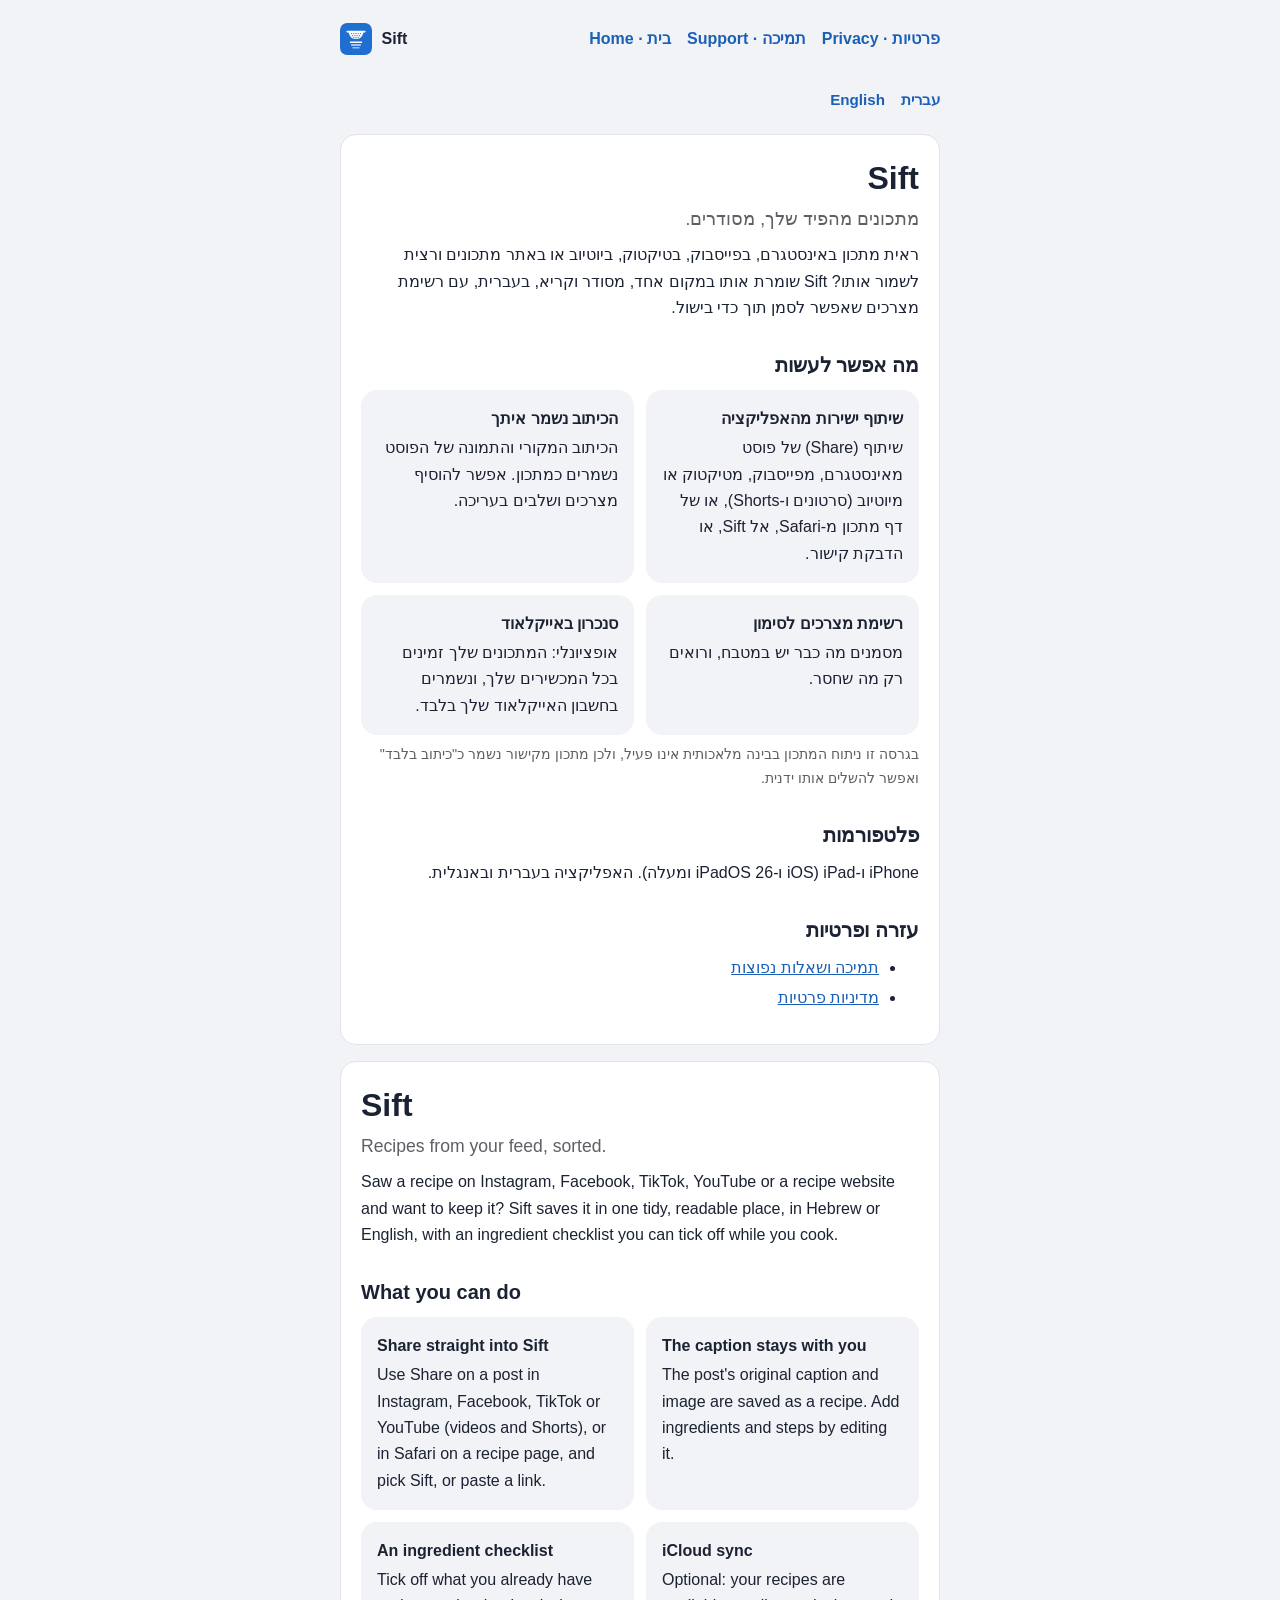
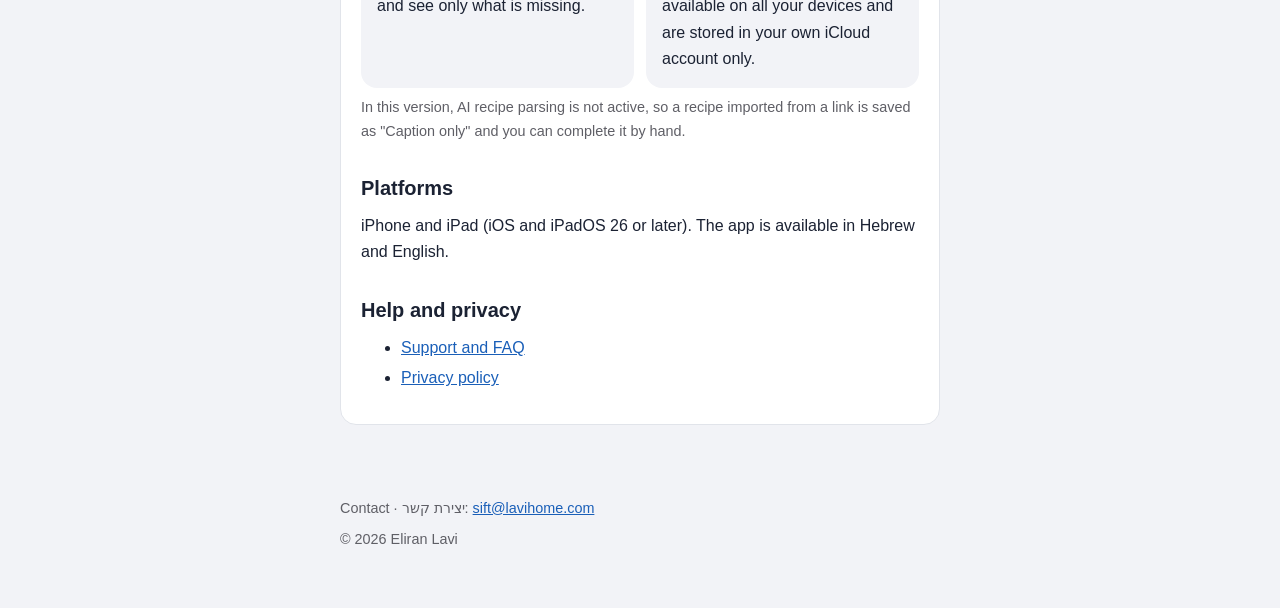
<file: index.html>
<!DOCTYPE html>
<html lang="he" dir="rtl">
<head>
<meta charset="utf-8">
<meta name="viewport" content="width=device-width, initial-scale=1">
<title>Sift · סיפט</title>
<meta name="description" content="Sift: מתכונים מהפיד שלך, מסודרים. Recipes from your feed, sorted.">
<link rel="icon" href="favicon.svg" type="image/svg+xml">
<link rel="stylesheet" href="style.css">
</head>
<body>
<a class="skip" href="#he">דלג לתוכן · Skip to content</a>
<header class="site-header" dir="ltr">
  <a class="brand" href="index.html"><img src="favicon.svg" alt="" width="32" height="32"><span>Sift</span></a>
  <nav class="site-nav" aria-label="Site">
    <a href="index.html" aria-current="page">Home · בית</a>
    <a href="support.html">Support · תמיכה</a>
    <a href="privacy.html">Privacy · פרטיות</a>
  </nav>
</header>
<main>
<nav class="lang" aria-label="Language · שפה">
  <a href="#he" hreflang="he" lang="he">עברית</a>
  <a href="#en" hreflang="en" lang="en">English</a>
</nav>

<section class="lang-section" id="he" lang="he" dir="rtl">
  <h1>Sift</h1>
  <p class="tagline">מתכונים מהפיד שלך, מסודרים.</p>
  <p>ראית מתכון באינסטגרם, בפייסבוק, בטיקטוק, ביוטיוב או באתר מתכונים ורצית לשמור אותו? Sift שומרת אותו במקום אחד, מסודר וקריא, בעברית, עם רשימת מצרכים שאפשר לסמן תוך כדי בישול.</p>

  <h2>מה אפשר לעשות</h2>
  <ul class="cards">
    <li><strong>שיתוף ישירות מהאפליקציה</strong>שיתוף (Share) של פוסט מאינסטגרם, מפייסבוק, מטיקטוק או מיוטיוב (סרטונים ו-Shorts), או של דף מתכון מ-Safari, אל Sift, או הדבקת קישור.</li>
    <li><strong>הכיתוב נשמר איתך</strong>הכיתוב המקורי והתמונה של הפוסט נשמרים כמתכון. אפשר להוסיף מצרכים ושלבים בעריכה.</li>
    <li><strong>רשימת מצרכים לסימון</strong>מסמנים מה כבר יש במטבח, ורואים רק מה שחסר.</li>
    <li><strong>סנכרון באייקלאוד</strong>אופציונלי: המתכונים שלך זמינים בכל המכשירים שלך, ונשמרים בחשבון האייקלאוד שלך בלבד.</li>
  </ul>
  <p class="muted">בגרסה זו ניתוח המתכון בבינה מלאכותית אינו פעיל, ולכן מתכון מקישור נשמר כ"כיתוב בלבד" ואפשר להשלים אותו ידנית.</p>

  <h2>פלטפורמות</h2>
  <p>iPhone ו-iPad (iOS ו-iPadOS 26 ומעלה). האפליקציה בעברית ובאנגלית.</p>

  <!-- Screenshots: after the store screenshots are rendered, add a <ul class="shots"> with <li><img src="shots/he-01.png" alt="..."></li> items here. -->

  <h2>עזרה ופרטיות</h2>
  <ul>
    <li><a href="support.html">תמיכה ושאלות נפוצות</a></li>
    <li><a href="privacy.html">מדיניות פרטיות</a></li>
  </ul>
</section>

<section class="lang-section" id="en" lang="en" dir="ltr">
  <h1>Sift</h1>
  <p class="tagline">Recipes from your feed, sorted.</p>
  <p>Saw a recipe on Instagram, Facebook, TikTok, YouTube or a recipe website and want to keep it? Sift saves it in one tidy, readable place, in Hebrew or English, with an ingredient checklist you can tick off while you cook.</p>

  <h2>What you can do</h2>
  <ul class="cards">
    <li><strong>Share straight into Sift</strong>Use Share on a post in Instagram, Facebook, TikTok or YouTube (videos and Shorts), or in Safari on a recipe page, and pick Sift, or paste a link.</li>
    <li><strong>The caption stays with you</strong>The post's original caption and image are saved as a recipe. Add ingredients and steps by editing it.</li>
    <li><strong>An ingredient checklist</strong>Tick off what you already have and see only what is missing.</li>
    <li><strong>iCloud sync</strong>Optional: your recipes are available on all your devices and are stored in your own iCloud account only.</li>
  </ul>
  <p class="muted">In this version, AI recipe parsing is not active, so a recipe imported from a link is saved as "Caption only" and you can complete it by hand.</p>

  <h2>Platforms</h2>
  <p>iPhone and iPad (iOS and iPadOS 26 or later). The app is available in Hebrew and English.</p>

  <h2>Help and privacy</h2>
  <ul>
    <li><a href="support.html">Support and FAQ</a></li>
    <li><a href="privacy.html">Privacy policy</a></li>
  </ul>
</section>
</main>
<footer class="site-footer" dir="ltr">
  <p>Contact · יצירת קשר: <a href="mailto:sift@lavihome.com">sift@lavihome.com</a></p>
  <p>&copy; 2026 Eliran Lavi</p>
</footer>
</body>
</html>
</file>
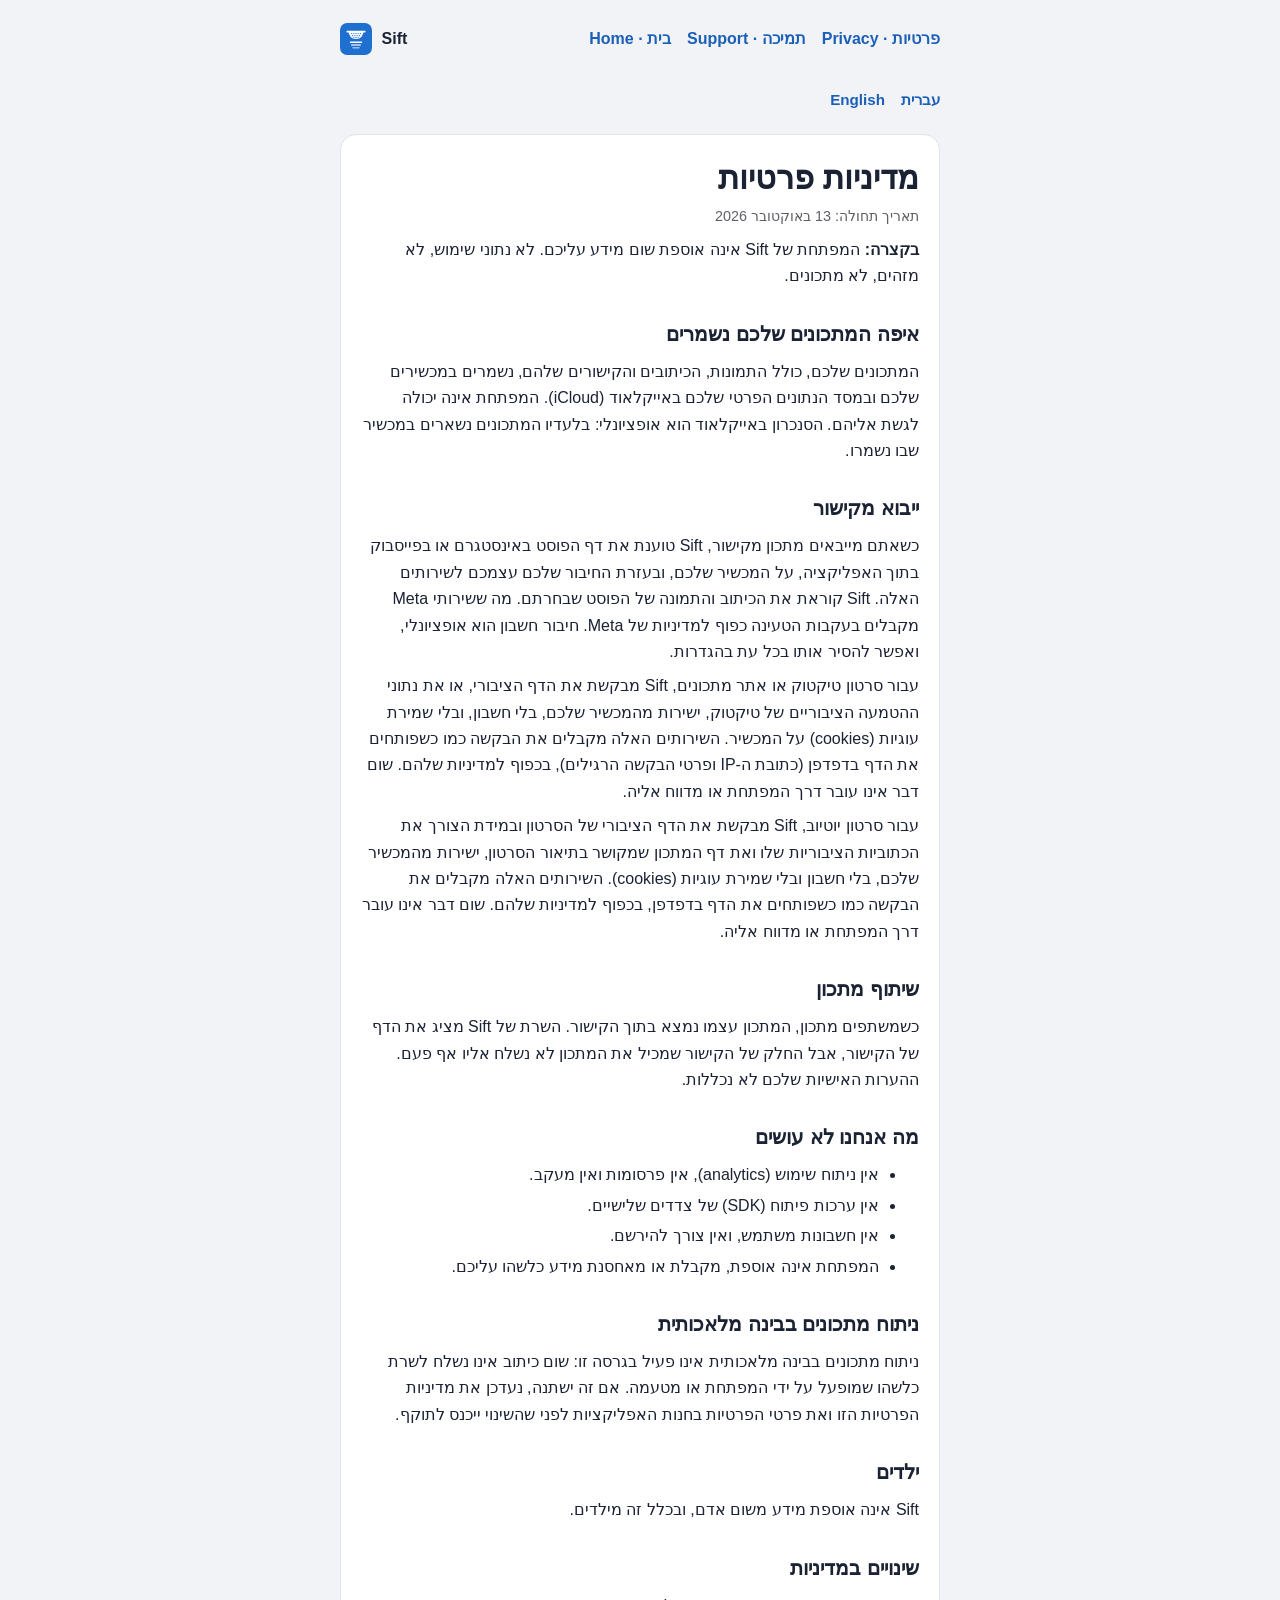
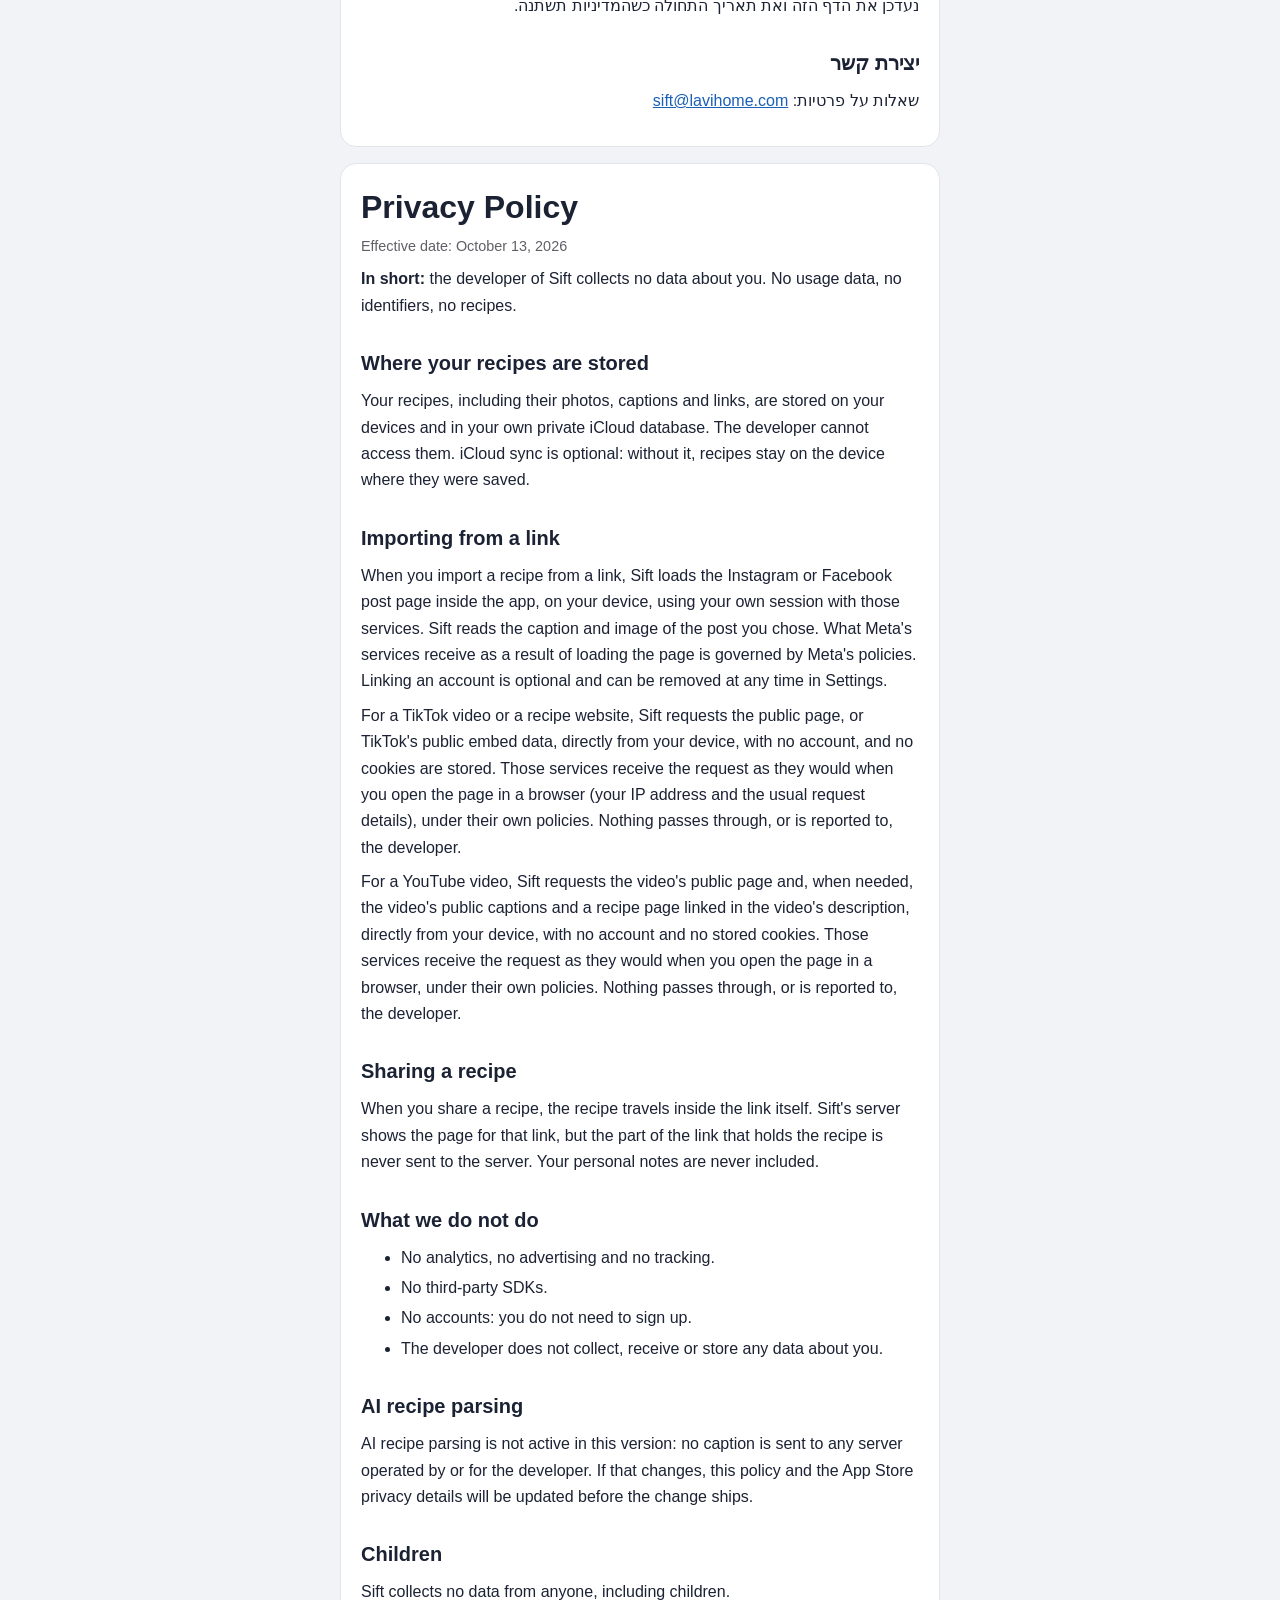
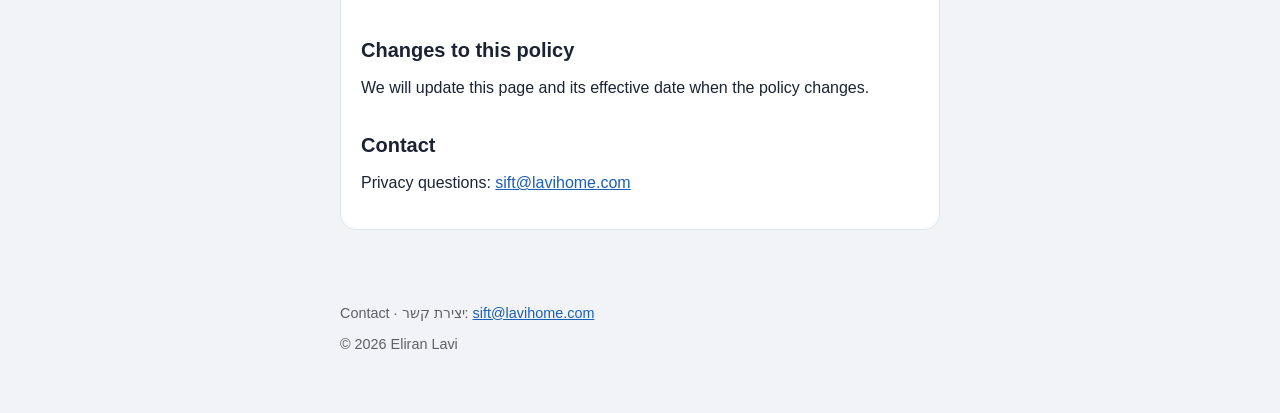
<file: privacy.html>
<!DOCTYPE html>
<html lang="he" dir="rtl">
<head>
<meta charset="utf-8">
<meta name="viewport" content="width=device-width, initial-scale=1">
<title>Sift · מדיניות פרטיות · Privacy Policy</title>
<meta name="description" content="Sift privacy policy. מדיניות הפרטיות של Sift.">
<link rel="icon" href="favicon.svg" type="image/svg+xml">
<link rel="stylesheet" href="style.css">
</head>
<body>
<a class="skip" href="#he">דלג לתוכן · Skip to content</a>
<header class="site-header" dir="ltr">
  <a class="brand" href="index.html"><img src="favicon.svg" alt="" width="32" height="32"><span>Sift</span></a>
  <nav class="site-nav" aria-label="Site">
    <a href="index.html">Home · בית</a>
    <a href="support.html">Support · תמיכה</a>
    <a href="privacy.html" aria-current="page">Privacy · פרטיות</a>
  </nav>
</header>
<main>
<nav class="lang" aria-label="Language · שפה">
  <a href="#he" hreflang="he" lang="he">עברית</a>
  <a href="#en" hreflang="en" lang="en">English</a>
</nav>

<section class="lang-section" id="he" lang="he" dir="rtl">
  <h1>מדיניות פרטיות</h1>
  <p class="muted">תאריך תחולה: 13 באוקטובר 2026</p>
  <p><strong>בקצרה:</strong> המפתחת של Sift אינה אוספת שום מידע עליכם. לא נתוני שימוש, לא מזהים, לא מתכונים.</p>

  <h2>איפה המתכונים שלכם נשמרים</h2>
  <p>המתכונים שלכם, כולל התמונות, הכיתובים והקישורים שלהם, נשמרים במכשירים שלכם ובמסד הנתונים הפרטי שלכם באייקלאוד (iCloud). המפתחת אינה יכולה לגשת אליהם. הסנכרון באייקלאוד הוא אופציונלי: בלעדיו המתכונים נשארים במכשיר שבו נשמרו.</p>

  <h2>ייבוא מקישור</h2>
  <p>כשאתם מייבאים מתכון מקישור, Sift טוענת את דף הפוסט באינסטגרם או בפייסבוק בתוך האפליקציה, על המכשיר שלכם, ובעזרת החיבור שלכם עצמכם לשירותים האלה. Sift קוראת את הכיתוב והתמונה של הפוסט שבחרתם. מה ששירותי Meta מקבלים בעקבות הטעינה כפוף למדיניות של Meta. חיבור חשבון הוא אופציונלי, ואפשר להסיר אותו בכל עת בהגדרות.</p>
  <p>עבור סרטון טיקטוק או אתר מתכונים, Sift מבקשת את הדף הציבורי, או את נתוני ההטמעה הציבוריים של טיקטוק, ישירות מהמכשיר שלכם, בלי חשבון, ובלי שמירת עוגיות (cookies) על המכשיר. השירותים האלה מקבלים את הבקשה כמו כשפותחים את הדף בדפדפן (כתובת ה-IP ופרטי הבקשה הרגילים), בכפוף למדיניות שלהם. שום דבר אינו עובר דרך המפתחת או מדווח אליה.</p>
  <p>עבור סרטון יוטיוב, Sift מבקשת את הדף הציבורי של הסרטון ובמידת הצורך את הכתוביות הציבוריות שלו ואת דף המתכון שמקושר בתיאור הסרטון, ישירות מהמכשיר שלכם, בלי חשבון ובלי שמירת עוגיות (cookies). השירותים האלה מקבלים את הבקשה כמו כשפותחים את הדף בדפדפן, בכפוף למדיניות שלהם. שום דבר אינו עובר דרך המפתחת או מדווח אליה.</p>

  <h2>שיתוף מתכון</h2>
  <p>כשמשתפים מתכון, המתכון עצמו נמצא בתוך הקישור. השרת של Sift מציג את הדף של הקישור, אבל החלק של הקישור שמכיל את המתכון לא נשלח אליו אף פעם. ההערות האישיות שלכם לא נכללות.</p>

  <h2>מה אנחנו לא עושים</h2>
  <ul>
    <li>אין ניתוח שימוש (analytics), אין פרסומות ואין מעקב.</li>
    <li>אין ערכות פיתוח (SDK) של צדדים שלישיים.</li>
    <li>אין חשבונות משתמש, ואין צורך להירשם.</li>
    <li>המפתחת אינה אוספת, מקבלת או מאחסנת מידע כלשהו עליכם.</li>
  </ul>

  <h2>ניתוח מתכונים בבינה מלאכותית</h2>
  <p>ניתוח מתכונים בבינה מלאכותית אינו פעיל בגרסה זו: שום כיתוב אינו נשלח לשרת כלשהו שמופעל על ידי המפתחת או מטעמה. אם זה ישתנה, נעדכן את מדיניות הפרטיות הזו ואת פרטי הפרטיות בחנות האפליקציות לפני שהשינוי ייכנס לתוקף.</p>

  <h2>ילדים</h2>
  <p>Sift אינה אוספת מידע משום אדם, ובכלל זה מילדים.</p>

  <h2>שינויים במדיניות</h2>
  <p>נעדכן את הדף הזה ואת תאריך התחולה כשהמדיניות תשתנה.</p>

  <h2>יצירת קשר</h2>
  <p>שאלות על פרטיות: <a href="mailto:sift@lavihome.com">sift@lavihome.com</a></p>
</section>

<section class="lang-section" id="en" lang="en" dir="ltr">
  <h1>Privacy Policy</h1>
  <p class="muted">Effective date: October 13, 2026</p>
  <p><strong>In short:</strong> the developer of Sift collects no data about you. No usage data, no identifiers, no recipes.</p>

  <h2>Where your recipes are stored</h2>
  <p>Your recipes, including their photos, captions and links, are stored on your devices and in your own private iCloud database. The developer cannot access them. iCloud sync is optional: without it, recipes stay on the device where they were saved.</p>

  <h2>Importing from a link</h2>
  <p>When you import a recipe from a link, Sift loads the Instagram or Facebook post page inside the app, on your device, using your own session with those services. Sift reads the caption and image of the post you chose. What Meta's services receive as a result of loading the page is governed by Meta's policies. Linking an account is optional and can be removed at any time in Settings.</p>
  <p>For a TikTok video or a recipe website, Sift requests the public page, or TikTok's public embed data, directly from your device, with no account, and no cookies are stored. Those services receive the request as they would when you open the page in a browser (your IP address and the usual request details), under their own policies. Nothing passes through, or is reported to, the developer.</p>
  <p>For a YouTube video, Sift requests the video's public page and, when needed, the video's public captions and a recipe page linked in the video's description, directly from your device, with no account and no stored cookies. Those services receive the request as they would when you open the page in a browser, under their own policies. Nothing passes through, or is reported to, the developer.</p>

  <h2>Sharing a recipe</h2>
  <p>When you share a recipe, the recipe travels inside the link itself. Sift's server shows the page for that link, but the part of the link that holds the recipe is never sent to the server. Your personal notes are never included.</p>

  <h2>What we do not do</h2>
  <ul>
    <li>No analytics, no advertising and no tracking.</li>
    <li>No third-party SDKs.</li>
    <li>No accounts: you do not need to sign up.</li>
    <li>The developer does not collect, receive or store any data about you.</li>
  </ul>

  <h2>AI recipe parsing</h2>
  <p>AI recipe parsing is not active in this version: no caption is sent to any server operated by or for the developer. If that changes, this policy and the App Store privacy details will be updated before the change ships.</p>

  <h2>Children</h2>
  <p>Sift collects no data from anyone, including children.</p>

  <h2>Changes to this policy</h2>
  <p>We will update this page and its effective date when the policy changes.</p>

  <h2>Contact</h2>
  <p>Privacy questions: <a href="mailto:sift@lavihome.com">sift@lavihome.com</a></p>
</section>
</main>
<footer class="site-footer" dir="ltr">
  <p>Contact · יצירת קשר: <a href="mailto:sift@lavihome.com">sift@lavihome.com</a></p>
  <p>&copy; 2026 Eliran Lavi</p>
</footer>
</body>
</html>
</file>
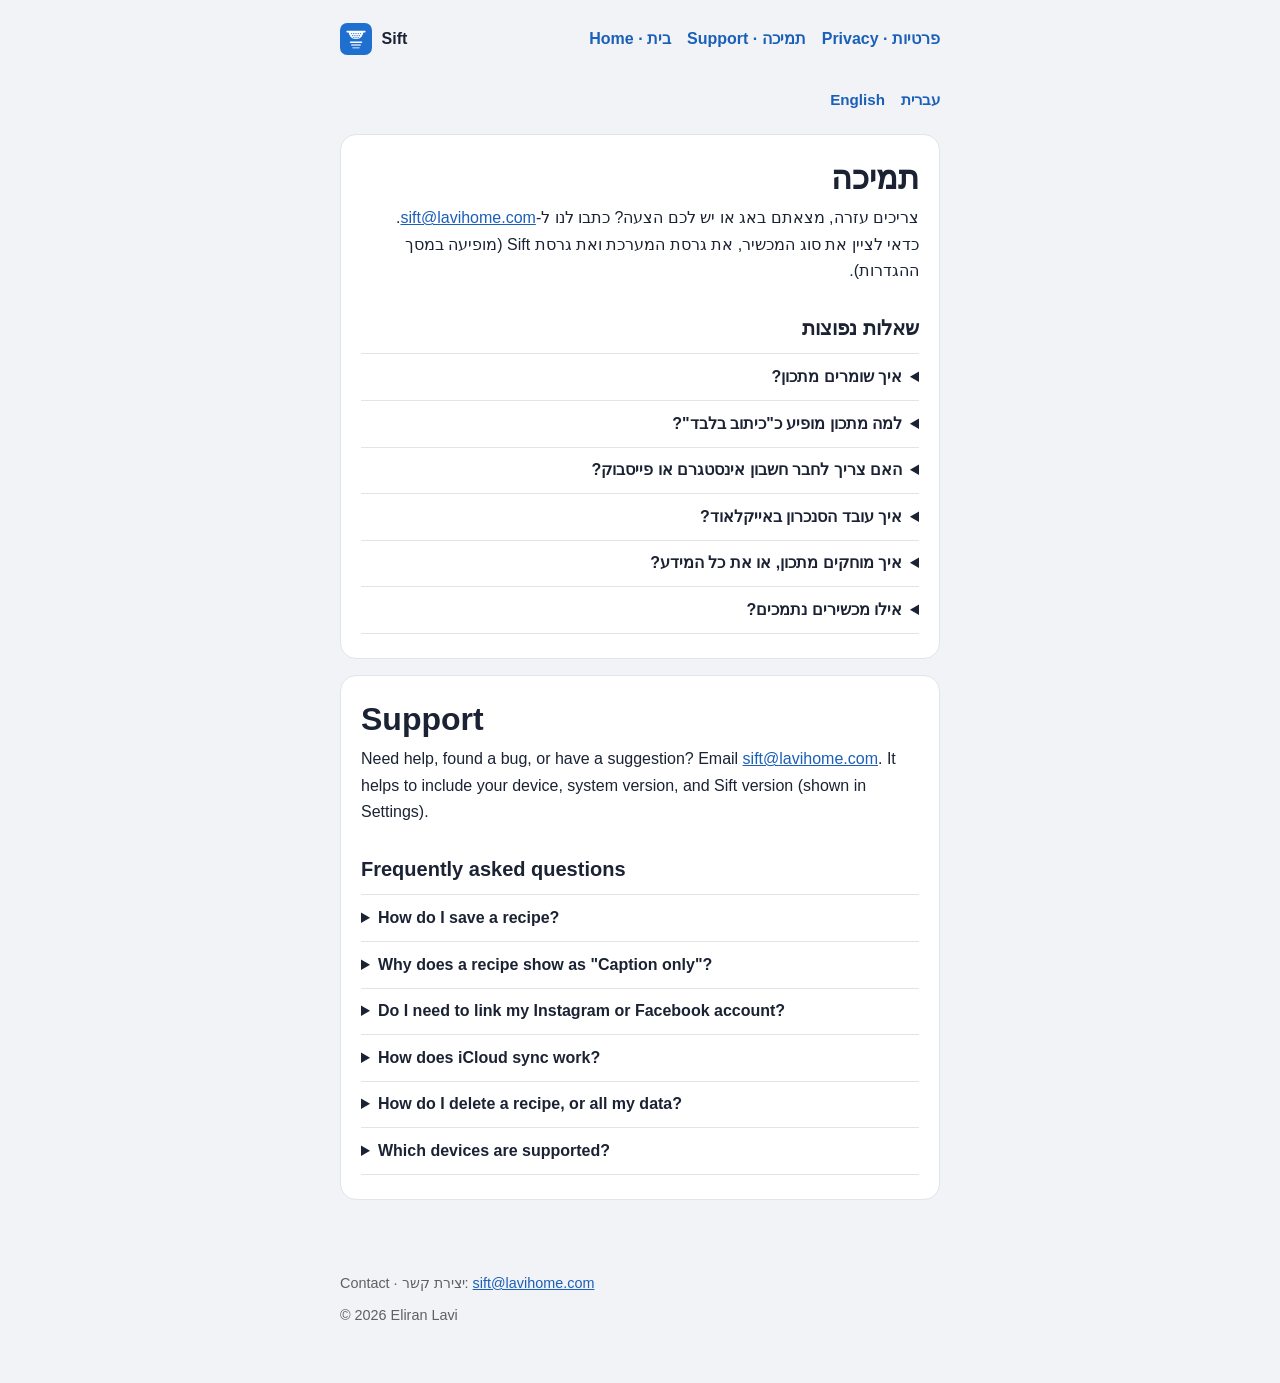
<file: support.html>
<!DOCTYPE html>
<html lang="he" dir="rtl">
<head>
<meta charset="utf-8">
<meta name="viewport" content="width=device-width, initial-scale=1">
<title>Sift · תמיכה · Support</title>
<meta name="description" content="Sift support and FAQ. תמיכה ושאלות נפוצות על Sift.">
<link rel="icon" href="favicon.svg" type="image/svg+xml">
<link rel="stylesheet" href="style.css">
</head>
<body>
<a class="skip" href="#he">דלג לתוכן · Skip to content</a>
<header class="site-header" dir="ltr">
  <a class="brand" href="index.html"><img src="favicon.svg" alt="" width="32" height="32"><span>Sift</span></a>
  <nav class="site-nav" aria-label="Site">
    <a href="index.html">Home · בית</a>
    <a href="support.html" aria-current="page">Support · תמיכה</a>
    <a href="privacy.html">Privacy · פרטיות</a>
  </nav>
</header>
<main>
<nav class="lang" aria-label="Language · שפה">
  <a href="#he" hreflang="he" lang="he">עברית</a>
  <a href="#en" hreflang="en" lang="en">English</a>
</nav>

<section class="lang-section" id="he" lang="he" dir="rtl">
  <h1>תמיכה</h1>
  <p>צריכים עזרה, מצאתם באג או יש לכם הצעה? כתבו לנו ל-<a href="mailto:sift@lavihome.com">sift@lavihome.com</a>. כדאי לציין את סוג המכשיר, את גרסת המערכת ואת גרסת Sift (מופיעה במסך ההגדרות).</p>

  <h2>שאלות נפוצות</h2>

  <details>
    <summary>איך שומרים מתכון?</summary>
    <p>יש שלוש דרכים:</p>
    <ol>
      <li>מתוך אינסטגרם, פייסבוק, טיקטוק או יוטיוב: פותחים את הפוסט או הסרטון, לוחצים על שיתוף (Share) ובוחרים ב-Sift. מאתר מתכונים: שיתוף ב-Safari ובחירה ב-Sift. דף מתכון עם נתונים מובנים נכנס עם המצרכים והשלבים שלו, וכך גם סרטון יוטיוב שהתיאור שלו מקשר לדף כזה.</li>
      <li>הדבקת קישור: ב-Sift לוחצים על + ובוחרים "הדבקת קישור" (Paste Link).</li>
      <li>הדבקת כיתוב: לוחצים על + ובוחרים "חדש מכיתוב" (New from Caption), מדביקים את הטקסט ושומרים.</li>
    </ol>
  </details>

  <details>
    <summary>למה מתכון מופיע כ"כיתוב בלבד"?</summary>
    <p>בגרסה זו ניתוח המתכון בבינה מלאכותית אינו פעיל. לכן Sift שומרת את הכיתוב המקורי כפי שהוא: הכותרת נלקחת מהשורה הראשונה והכיתוב נשמר בהערות. אפשר לפתוח את המתכון, ללחוץ על עריכה ולהוסיף מצרכים ושלבים, ואז להשתמש ברשימת המצרכים לסימון.</p>
  </details>

  <details>
    <summary>האם צריך לחבר חשבון אינסטגרם או פייסבוק?</summary>
    <p>לא חובה. חיבור החשבון בהגדרות הוא אופציונלי, והוא נחוץ רק לפוסטים שמוצגים אך ורק למי שמחובר (למשל פוסטים שדורשים כניסה לחשבון). החיבור נעשה בתוך האפליקציה, בחשבון שלכם, ו-Sift לא רואה את הסיסמה שלכם ואינה שומרת אותה. אפשר להסיר את החיבור בכל עת בהגדרות.</p>
  </details>

  <details>
    <summary>איך עובד הסנכרון באייקלאוד?</summary>
    <p>הסנכרון בין המכשירים שלכם דורש התחברות לאייקלאוד בכל אחד מהם. בלי אייקלאוד Sift עובדת רגיל, והמתכונים נשארים על המכשיר הזה בלבד. המתכונים נשמרים במסד הנתונים הפרטי שלכם באייקלאוד, ולמפתחת אין גישה אליהם.</p>
  </details>

  <details>
    <summary>איך מוחקים מתכון, או את כל המידע?</summary>
    <p>מתכון בודד: מחליקים עליו ברשימה ובוחרים מחיקה. כל המידע: מוחקים את המתכונים ב-Sift, או מוחקים את נתוני Sift מהאייקלאוד: הגדרות המערכת, שמכם, iCloud, ניהול אחסון, Sift, מחיקת נתונים. מחיקת האפליקציה מהמכשיר מסירה את העותק המקומי.</p>
  </details>

  <details>
    <summary>אילו מכשירים נתמכים?</summary>
    <p>iPhone ו-iPad (iOS ו-iPadOS 26 ומעלה).</p>
  </details>
</section>

<section class="lang-section" id="en" lang="en" dir="ltr">
  <h1>Support</h1>
  <p>Need help, found a bug, or have a suggestion? Email <a href="mailto:sift@lavihome.com">sift@lavihome.com</a>. It helps to include your device, system version, and Sift version (shown in Settings).</p>

  <h2>Frequently asked questions</h2>

  <details>
    <summary>How do I save a recipe?</summary>
    <p>There are three ways:</p>
    <ol>
      <li>From Instagram, Facebook, TikTok or YouTube: open the post or video, tap Share, and choose Sift. From a recipe website: tap Share in Safari and choose Sift. A recipe page with structured data comes in with its ingredients and steps, and so does a YouTube video whose description links to such a page.</li>
      <li>Paste a link: in Sift, tap + and choose Paste Link.</li>
      <li>Paste a caption: tap + and choose New from Caption, paste the text, and save.</li>
    </ol>
  </details>

  <details>
    <summary>Why does a recipe show as "Caption only"?</summary>
    <p>AI recipe parsing is not active in this version. Sift therefore saves the original caption as it is: the title comes from the first line and the caption is kept in the notes. Open the recipe, tap Edit, and add ingredients and steps, then use the ingredient checklist.</p>
  </details>

  <details>
    <summary>Do I need to link my Instagram or Facebook account?</summary>
    <p>No. Linking an account in Settings is optional. It is only needed for posts that can be viewed only while logged in. Signing in happens inside the app, in your own account; Sift does not see or store your password. You can remove the link at any time in Settings.</p>
  </details>

  <details>
    <summary>How does iCloud sync work?</summary>
    <p>Syncing between your devices needs iCloud to be turned on on each device. Without iCloud, Sift works normally and your recipes stay on that device only. Recipes are stored in your own private iCloud database; the developer has no access to them.</p>
  </details>

  <details>
    <summary>How do I delete a recipe, or all my data?</summary>
    <p>One recipe: swipe it in the list and choose Delete. All data: delete your recipes in Sift, or remove Sift's data from iCloud: system Settings, your name, iCloud, Manage Storage, Sift, Delete Data. Deleting the app removes the copy on that device.</p>
  </details>

  <details>
    <summary>Which devices are supported?</summary>
    <p>iPhone and iPad (iOS and iPadOS 26 or later).</p>
  </details>
</section>
</main>
<footer class="site-footer" dir="ltr">
  <p>Contact · יצירת קשר: <a href="mailto:sift@lavihome.com">sift@lavihome.com</a></p>
  <p>&copy; 2026 Eliran Lavi</p>
</footer>
</body>
</html>
</file>
<file: style.css>
/* Sift site. Colour tokens from PLAN section 4. System font stack, no external resources. */
:root {
  color-scheme: light dark;
  --accent: #1F6FD1;
  --on-accent: #FFFFFF;
  --accent-text: #1A5FB8;
  --accent-soft: #E3EEFC;
  --background: #F2F3F7;
  --surface: #FFFFFF;
  --text: #1B2233;
  --text-secondary: #5F5F66;
  --separator: #E1E4EA;
}
@media (prefers-color-scheme: dark) {
  :root {
    --accent: #5AA9FF;
    --on-accent: #0A1A2E;
    --accent-text: #5AA9FF;
    --accent-soft: #22364D;
    --background: #202020;
    --surface: #2B2B2B;
    --text: #FFFFFF;
    --text-secondary: #C5C5C5;
    --separator: #333333;
  }
}
* { box-sizing: border-box; }
html { -webkit-text-size-adjust: 100%; }
body {
  margin: 0;
  font: 1rem/1.65 -apple-system, BlinkMacSystemFont, "Segoe UI", "Noto Sans Hebrew", Roboto, sans-serif;
  color: var(--text);
  background: var(--background);
}
main, .site-header, .site-footer { max-width: 40rem; margin: 0 auto; padding-inline: 1.25rem; }
.site-header { padding-block: 1.25rem 0; display: flex; flex-wrap: wrap; gap: .75rem 1.5rem; align-items: center; justify-content: space-between; }
.brand { display: inline-flex; align-items: center; gap: .6rem; font-weight: 700; color: var(--text); text-decoration: none; }
.brand img { width: 2rem; height: 2rem; border-radius: .45rem; }
nav.site-nav, nav.lang { display: flex; flex-wrap: wrap; gap: .25rem 1rem; }
nav a, .site-footer a, main a { color: var(--accent-text); }
nav a { text-decoration: none; font-weight: 600; padding: .35rem 0; }
nav a:hover, nav a:focus-visible { text-decoration: underline; }
a:focus-visible { outline: 3px solid var(--accent); outline-offset: 2px; border-radius: 2px; }
.skip { position: absolute; inset-inline-start: -999px; }
.skip:focus { inset-inline-start: 1rem; top: 1rem; background: var(--surface); padding: .5rem .75rem; z-index: 1; }
nav.lang { margin-block: 1.5rem .5rem; font-size: .95rem; }
main { padding-block: 0 2rem; }
section.lang-section { background: var(--surface); border: 1px solid var(--separator); border-radius: 1rem; padding: 1.5rem 1.25rem; margin-block: 1rem; }
h1 { font-size: 2rem; line-height: 1.2; margin: 0 0 .5rem; }
h2 { font-size: 1.25rem; margin: 1.75rem 0 .5rem; }
p, ul, ol { margin-block: .5rem; }
li { margin-block: .25rem; }
.tagline { color: var(--text-secondary); font-size: 1.1rem; margin-top: 0; }
.muted { color: var(--text-secondary); font-size: .9rem; }
.pill { display: inline-block; background: var(--accent-soft); color: var(--accent-text); border-radius: 999px; padding: .15rem .75rem; font-size: .9rem; font-weight: 600; }
.cards { display: grid; gap: .75rem; grid-template-columns: repeat(auto-fit, minmax(14rem, 1fr)); padding: 0; list-style: none; }
.cards li { background: var(--background); border-radius: 1rem; padding: 1rem; margin: 0; }
.cards strong { display: block; margin-bottom: .15rem; }
.shots { display: flex; gap: .75rem; overflow-x: auto; padding: 0; list-style: none; }
.shots img { max-height: 24rem; width: auto; border-radius: .75rem; border: 1px solid var(--separator); }
details { border-top: 1px solid var(--separator); padding-block: .6rem; }
details:last-of-type { border-bottom: 1px solid var(--separator); }
summary { cursor: pointer; font-weight: 600; }
summary:focus-visible { outline: 3px solid var(--accent); outline-offset: 2px; }
.site-footer { padding-block: 1rem 3rem; color: var(--text-secondary); font-size: .9rem; }
</file>
